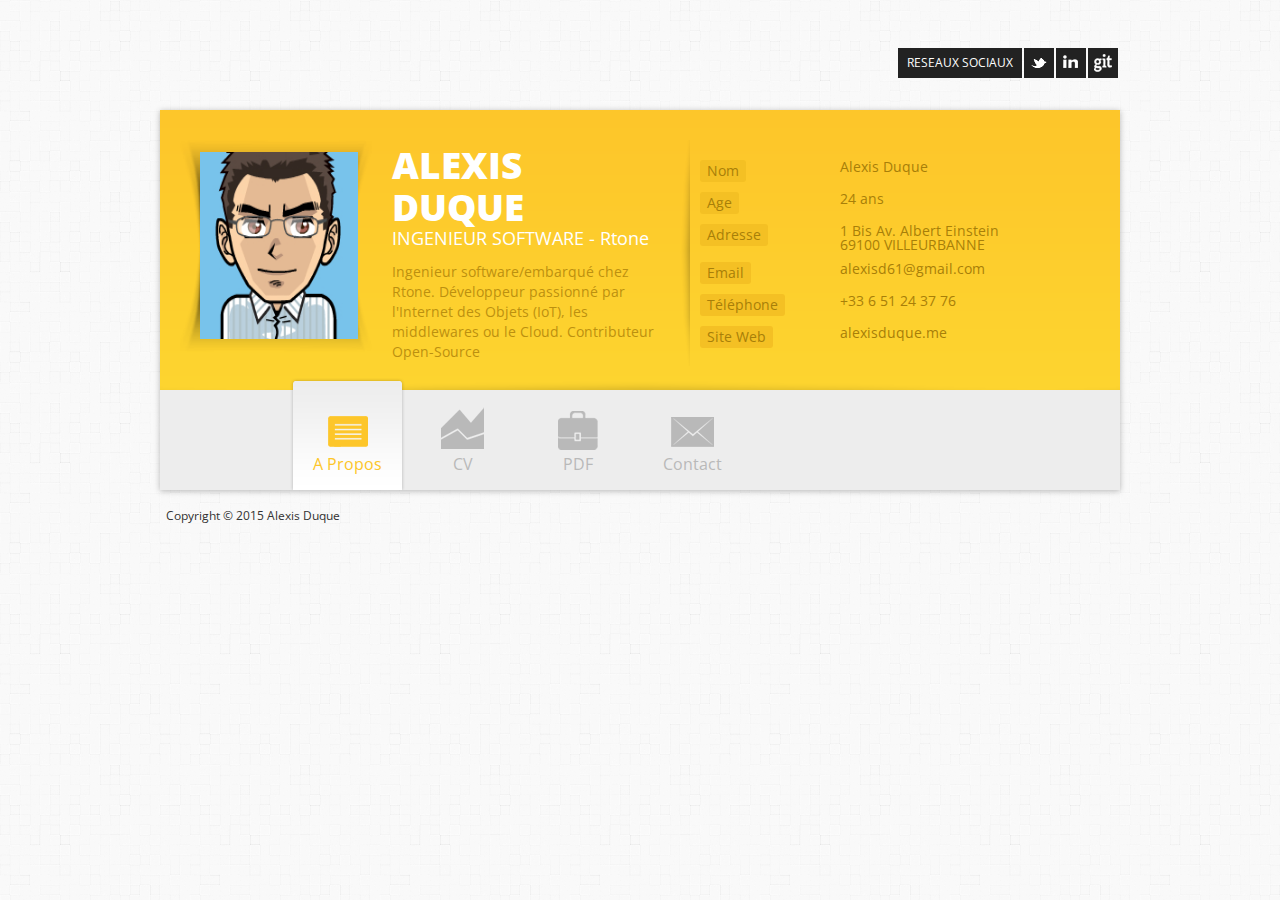
<file: index.html>
<!DOCTYPE html PUBLIC "-//W3C//DTD XHTML 1.1//EN" "http://www.w3.org/TR/xhtml11/DTD/xhtml11.dtd">
<html xmlns="http://www.w3.org/1999/xhtml" xml:lang="fr">

<head>

    <title>Alexis Duque - Etudiant en Télécommunication - INSA de Lyon</title>
    <meta name="description" content="Alexis DUQUE, Etudiant en Informatique et Télécommunications - INSA de Lyon.  Développeur passionné par des sujets innovants tels que les objets connectés (IoT), les middlewares ou le Cloud." />
	<meta name= "keywords" content= "Alexis Duque, INSA Lyon, TC, Télécommunication, PHP, J2EE, JAVA, GWT, Docker, Cordova, ,C ,C++, UNIX, sécurité, developpemet, stage, ingéneieur, reseau, ssl, debian, apache">
		<meta http-equiv="Pragma" content="no-cache">
		<meta http-equiv="Expires" content="0">
    <meta http-equiv="content-type" content="text/html; charset=utf-8"/>
    <meta http-equiv="X-UA-Compatible" content="IE=edge,chrome=1">
    <meta name="viewport" content="width=device-width, initial-scale=1, maximum-scale=1">
    <link rel="stylesheet" type="text/css" href="css/reset.css"/>
    <link rel="stylesheet" type="text/css" href="css/style.css"/>
    <link rel="stylesheet" type="text/css" href="css/fancybox.css"/>
	<link rel="stylesheet" type="text/css" href="http://fonts.googleapis.com/css?family=Open+Sans:400,600,300,800,700,400italic|PT+Serif:400,400italic"/>
    <script>
  (function(i,s,o,g,r,a,m){i['GoogleAnalyticsObject']=r;i[r]=i[r]||function(){
  (i[r].q=i[r].q||[]).push(arguments)},i[r].l=1*new Date();a=s.createElement(o),
  m=s.getElementsByTagName(o)[0];a.async=1;a.src=g;m.parentNode.insertBefore(a,m)
  })(window,document,'script','//www.google-analytics.com/analytics.js','ga');

  ga('create', 'UA-46752019-1', 'alexisduque.me');
  ga('send', 'pageview');

</script>
    <script type="text/javascript" src="js/jquery.min.js"></script>
    <script type="text/javascript" src="js/jquery.easytabs.min.js"></script>
    <script type="text/javascript" src="js/respond.min.js"></script>
    <script type="text/javascript" src="js/jquery.easytabs.min.js"></script>
	  <script type="text/javascript" src="js/jquery.adipoli.min.js"></script>
    <script type="text/javascript" src="js/jquery.fancybox-1.3.4.pack.js"></script>
    <script type="text/javascript" src="js/jquery.isotope.min.js"></script>
    <script type="text/javascript" src="http://maps.google.com/maps/api/js?sensor=false"></script>
    <script type="text/javascript" src="js/jquery.gmap.min.js"></script>
    <script type="text/javascript" src="js/custom.js"></script>

</head>
    <body>
        <!-- Container -->
        <div id="container">

            <!-- Top -->
            <div class="top">
            	<!-- Logo -->
            	<div id="logo">
                	<h2>ALEXIS DUQUE</h2>
                    <h4>INGENIEUR SOFTWARE - Rtone</h4>
                </div>
                <!-- /Logo -->

                <!-- Social Icons -->
                <ul class="socialicons">
                	<li><a href="#" class="social-text">RESEAUX SOCIAUX</a></li>
                	<!--<li><a href="#" class="social-facebook"></a></li> -->
                    <li><a href="https://twitter.com/alexis0duque" class="social-twitter"></a></li>
                    <li><a href="http://www.linkedin.com/pub/alexis-duque/48/574/210" class="social-in"></a></li>
                    <li><a href="https://github.com/alexisduque/" class="social-git"></a></li>
                </ul>
                <!-- /Social Icons -->
            </div>
            <!-- /Top -->

            <!-- Content -->
            <div id="content" >

                <!-- Profile -->
                <div id="profile">
                 	<!-- About section -->
               	  <div class="about">
                    	<div class="photo-inner"><img src="images/avatr.png" height="187" width="158" /></div>
                        <h1>ALEXIS</h1>
                        <h1>DUQUE<br />
                        </h1>
                        <h3>INGENIEUR SOFTWARE - Rtone<br />
                        </h3>
                        <p>Ingenieur software/embarqué chez Rtone. Développeur passionné par l'Internet des Objets (IoT), les middlewares ou le Cloud. Contributeur Open-Source</p>
                    </div>
                    <!-- /About section -->

                    <!-- Personal info section -->
                	<ul class="personal-info">
						<li>
						  <label>Nom</label>
						  <span>Alexis Duque</span></li>
                      <li>
                        <label>Age</label>
                        <span>24 ans</span></li>
                        <li>
                          <label>Adresse</label>
                          <span>1 Bis Av. Albert Einstein<br />
                          69100 VILLEURBANNE
                          </span>
                          <ul>
                            <li></li>
                          </ul>
                        </li>
                        <li><label>Email</label>
                        <span>alexisd61@gmail.com</span></li>
                        <li>
                          <label>Téléphone</label>
                          <span>+33 6 51 24 37 76</span></li>
                        <li>
                          <label>Site Web</label>
                          <span>alexisduque.me</span></li>
                    </ul>
                    <!-- /Personal info section -->
                </div>
                <!-- /Profile -->

                <!-- Menu -->
                <div class="menu">
                	<ul class="tabs">
                    	<li><a href="#profile" class="tab-profile">A Propos</a></li>
                    	<li><a href="#resume" class="tab-resume">CV</a></li>
                    	<li><a href="portfolio/CV - Alexis DUQUE - 2015.pdf#portfolio" class="tab-portfolio">PDF</a></li>
                    	<li><a href="#contact" class="tab-contact">Contact</a></li>
                    </ul>
                </div>
                <!-- /Menu -->
                <!-- Resume -->
                <div id="resume">
                	 <div class="timeline-section">
                        <h3 class="main-heading"><span>Formation</span></h3>
                        <ul class="timeline">
                            <li>
                                <div class="timelineUnit">
                                    <h4>INSA de Lyon – Télécommunications<span class="timelineDate">2011 - 2015</span></h4>
                                    <h5>5ème année</h5>
                                    <p>Dernier semestre de formation en échange Erasmus à l'UPC-ETSET Barcelone, Espagne.
                                    <br>Section Sport de Haut Niveau - Triathlon.</p>
                                </div>
                            </li>
                            <li>

                                <div class="timelineUnit">
                                    <h4>Classes préparatoires intégrées à l'INSA de Lyon<span class="timelineDate">2009 - 2011</span></h4>
                                    <h5>Section internationale asiatique</h5>
                                    <p>Cours en mixité avec des étudiants asiatiques. Découverte de la culture orientale.</p>
                                </div>
                              </li>
                              <li>

                                  <div class="timelineUnit">
                                      <h4>Bac S scientifique mention Très bien<span class="timelineDate">2009</span></h4>
                                      <h5>Troyes (10)</h5>
                                      <p>Option Physique/Chimie - Section Européenne Espagnol.</p>
                                  </div>
                              </li>
                              <div class="clear"></div>
                          </ul>
                          <br>
                          <!-- Timeline for Employment  -->
                          <h3 class="main-heading"><span>Experiences Professionnelles</span></h3>
                          <ul class="timeline">
                              <li>
                                  <div class="timelineUnit">
                                    <h4>Projet de recherche à l'ENTEL, Barcelone<span class="timelineDate">Février à Juillet 2015 </span></h4>
                                      <h5>Light sensor development for Ara platform </h5>
                                          <p>Projet de recherche au sein de l'équipe Wireless Network Group, ayant pour
                                            objectif la réalisation d'un récepteur pour la communication par modulation lumineuse (VLC) sur le smartphone modulaire Ara.</p>
                                          <p>Etat de l'art et veille scientifique sur le VLC et la norme 802.15.7.</p>
                                          <p>Réalisation du circuit éléctronique du récépteur et étude de la couche PHY.</p>
                                          <p>Programmation du MCU STM32 de l'émetteur et recepteur.</p>
                                          <p>Etude de la plate-forme Ara et développement C/Android.</p>
                                          <p>Rédaction d'un mémoire de recherche.</p>
                                  </div>
                              </li>
                              <li>
                                  <div class="timelineUnit">
                                      <h4>Stage de fin d'études chez Rtone<span class="timelineDate">Juillet à Décembre 2014 </span></h4>
                                      <h5>Développeur dans le domaine des objets connectés</h5>
                                          <p>Modification d'applications web Java (Spring/GWT) et développement C++ pour environnements embarqués.</p>
                                          <p>Développement de bundles OSGI sur la plateforme Eclipse Equinox. Contribution au projet Eclipse Kura.</p>
                                          <p>Développement d’applications mobiles cross-plateforme (Apache Cordova, AngularJS) et utilisation du Bluetooth Low Energy (BLE).</p>
                                          <p>Veille technologique sur differents sujets: NFC, BLE, traitement d'images (OpenCV).</p>
                                  </div>
                              </li>
                              <li>
                                  <div class="timelineUnit">
                                      <h4>Développeur Freelance<span class="timelineDate">2013 - Actuel</span></h4>
                                      <h5>Auto-entrepeneur et ETIC INSA Technologies</h5>
                                      <p>Développement d'une application Android d'aide à conduite de réunion.</p>
                                      <p>Conception de l’outil de reporting
                                      énergétique de l'usine Michelin Troyes. Environnement Microsoft IIS, SQL
                                      Serveur 2008, Visual Studio 2012.</p>
                                      <p>Modification d'applications web Java EE.</p>
                                      <p>Conception et développement d'applications web PHP (Symfony2) .</p>
                                  </div>
                              </li>
                              <li>
                                  <div class="timelineUnit">
                                      <h4>Google Summer of Code Student<span class="timelineDate">Avril à Août 2014</span></h4>
                                      <h5>Participation active (25h/semaine) au projet et à la communauté OpenMRS dans le cadre d'un programme supervisé par Google</h5>
                                      <p>Développement et lead d'un projet. Travail au sein d'une équipe distribuée, de cultures et de langues différentes.</p>
                                      <p>Laravel, GoogleMap API, Spring MVC, Groovy, Docker, JIRA, Confluence, Bamboo.</p>
                                  </div>
                              </li>
                              <li>
                                  <div class="timelineUnit">
                                      <h4>Michelin Troyes<span class="timelineDate">Juin à Août 2012</span></h4>
                                      <h5>Stage puis CDD - Développeur</h5>
                                      <p>Développement C++.
  Outils de supervision industrielle : Wonderware Historian et InTouch.</p>
                                  </div>
                              </li>
                              <div class="clear"></div>
                          </ul>
                        <!-- /Timeline for Employment  -->

                        <!-- Timeline for Education  -->
                        <h3 class="main-heading"><span>Projets Scolaires</span></h3>
                         <ul class="timeline">
                            <li>
                                <div class="timelineUnit">
                                    <h4>Projet Innovant<span class="timelineDate">2014 - 4 mois</span></h4>
                                    <h5>Développeur Java Spring - Scrum Master</h5>
                                    <p>Conception d'une plateforme cloud de reconnaissance faciale de sportifs.</p>
                                    <p>Spring Framework - JPA/Hibernate - OpenCV - Apache Cordova.</p>
                                    <p>Gestion de projet en mode Agile</p>
                                </div>
                            </li>
                            <li>
                                <div class="timelineUnit">
                                    <h4>Géolocalisation du RAID Orange INSA<span class="timelineDate">2014 - 4 mois</span></h4>
                                    <h5>Java - Django - Google Map API</h5>
                                    <p>Conception d'un serveur de collecte de positions GPS (tracker GSM/GPRS).</p>
                                    <p>Application web de suvi en temps réel.</p>
                                </div>
                            </li>
                            <li>
                                <div class="timelineUnit">
                                    <h4>Projet Appel d'Offre Réseau<span class="timelineDate">2013 - 4 mois</span></h4>
                                    <h5>Projet Collectif</h5>
                                    <p>Expert sécurité pour
								NEXTIRAONE, refonte de l'architecture LAN/MAN/WAN des Hôpitaux de
								Strasbourg.</p>
                                </div>
                            </li>
                            <li>
                                <div class="timelineUnit">
                                    <h4>Programmation Réseau Système<span class="timelineDate">2013 - 2 mois</span></h4>
                                    <h5>P2P - C - OpenSSL</h5>
                                    <p>Développement d'un logiciel P2P en C sous
								UNIX incluant une extension cryptographique via la librairie OPEN SSL. </p>
                                </div>
                            </li>
                            <div class="clear"></div>
                        </ul>
                        <!-- /Timeline for Education  -->
                    </div>
                    <div class="skills-section">
                        <!-- Skills -->
                        <h3 class="main-heading"><span>Programmation</span></h3>
                        <ul class="skills">
                            <li>
                                <h4>Java EE - Spring</h4>
                                <span class="rat6"></span>
                            </li>
                            <li>
                                <h4>GWT</h4>
                                <span class="rat5"></span>
                            </li>
                            <li>
                                <h4>AngularJS</h4>
                                <span class="rat5"></span>
                            </li>
                            <li>
                                <h4>Apache Cordova</h4>
                                <span class="rat6"></span>
                            </li>
                            <li>
                                <h4>Symfony2 - Laravel</h4>
                                <span class="rat6"></span>
                            </li>
                            <li>
                                <h4>Android</h4>
                                <span class="rat5"></span>
                            </li>
                            <li>
                                <h4>C - C++</h4>
                                <span class="rat5"></span>
                            </li>
                            <li>
                                <h4>C sur MCU</h4>
                                <span class="rat4"></span>
                            </li>
                             <li>
                                <h4>Bash - Groovy</h4>
                                <span class="rat5"></span>
                            </li>
                            <li>
                                <h4>.Git - Maven</h4>
                                <span class="rat6"></span>
                            </li>
                        </ul>

                        <h3 class="main-heading"><span>Réseau</span></h3>
                        <ul class="skills">
                            <li>
                                <h4>Sécurité - VPN</h4>
                                <span class="rat5"></span>
                            </li>
                            <li>
                                <h4>Pentest - Forensics</h4>
                                <span class="rat4"></span>
                            </li>
                            <li>
                                <h4>VLC - 802.15.7</h4>
                                <span class="rat5"></span>
                            </li>
                            <li>
                                <h4>TCP/IP - Routage</h4>
                                <span class="rat5"></span>
                            </li>
                            <li>
                                <h4>GSM - 3G - LTE</h4>
                                <span class="rat4"></span>
                            </li>
                        </ul>
                        <h3 class="main-heading"><span>Divers</span></h3>
                        <ul class="skills">
                            <li>
                                <h4>MSP430 - STM32</h4>
                                <span class="rat4"></span>
                            </li>
                            <li>
                                <h4>Electronique</h4>
                                <span class="rat4"></span>
                            </li>
                            <li>
                                <h4>Jenkin/Bamboo</h4>
                                <span class="rat5"></span>
                            </li>
                            <li>
                                <h4>Docker</h4>
                                <span class="rat5"></span>
                            </li>
                            <li>
                                <h4>Méthodes Agiles</h4>
                                <span class="rat4"></span>
                            </li>
                            <li>
                                <h4>Administration UNIX</h4>
                                <span class="rat6"></span>
                            </li>
                            <li>
                                <h4>IntelliJ - Netbeans</h4>
                                <span class="rat6"></span>
                            </li>
                            <li>
                                <h4>OS embarqué</h4>
                                <span class="rat4"></span>
                            </li>
                        </ul>
                        <h3 class="main-heading"><span>Langues</span></h3>
                        <ul class="skills">
                            <li>
                                <h4>Anglais</h4>
                                <span class="rat6"></span>
                            </li>
                            <li>
                                <h4>Espagnol</h4>
                                <span class="rat7"></span>
                            </li>
                            <li>
                                <h4>Chinois</h4>
                                <span class="rat2"></span>
                            </li>
                        </ul>
                        <h3 class="main-heading"><span>Centres d'interêt</span></h3>
                        <ul class="skills interest">
                            <li>
                                <h4>Sport</h4>
                                <span class="rat6"></span>
                            </li>
                            <li class="desc"><h5>1er div. de duathlon - Titres universitaires</h5></li>
                            <li>
                                <h4>Lecture</h4>
                                <span class="rat5"></span>
                            </li>
                            <li class="desc"><h5>Polars, essais</h5></li>
                            <li>
                                <h4>Veille Scientifique</h4>
                                <span class="rat5"></span>
                            </li>
                            <li class="desc"><h5>Membre ACM Student et IEEE Xplore.</h5></li>
                            <li>
                                <h4>Open Source</h4>
                                <span class="rat6"></span>
                            </li>
                            <li class="desc"><h5>Contributeur actif au projet OpenMRS</h5></li>
                        </ul>
                     <!-- /Skills -->
                     </div>
                </div>
                <!-- /Resume -->


                <!-- Contact -->
                <div id="contact">
                	<div id="map"></div>
                	<!-- Contact Info -->
                    <div class="contact-info">
                    <h3 class="main-heading"><span>Coordonnées</span></h3>
                	<ul>
                        <li>1 Bis Avenue Albert Einstein,<br />
                      69100 Villeurbanne,</li>
                        <li>France<br />
                          <br />
                        </li>
                        <li>Email: alexisd61@gmail.com</li>
                        <li>Téléphone: +33 6 51 24 37 76</li>
                        <li>Web: alexisduque.fr
                          <br />
                        </li>
                	</ul>
                    </div>
                    <!-- /Contact Info -->

                    <!-- Contact Form -->
                    <div class="contact-form">
                        <h3 class="main-heading"><span>Me Contacter</span></h3>
                        <div id="contact-status"></div>
                        <form action="" id="contactform">
                            <p>
                            	<label for="name">Nom</label>
                            	<input type="text" name="name" class="input" >
                            </p>
                            <p>
                            	<label for="email">Email</label>
                            	<input type="text" name="email" class="input">
                            </p>
                            <p>
                            	<label for="message"> Message</label>
                                <textarea name="message" cols="88" rows="6" class="textarea" ></textarea>
                            </p>
                            <input type="submit" name="submit" value="Envoyer votre message" class="submit">
                        </form>
                    </div>
                    <!-- /Contact Form -->
                </div>
                <!-- /contact -->

            </div>
            <!-- /Content -->

            <!-- Footer -->
			<div class="footer">
            	<div class="copyright">Copyright © 2015 Alexis Duque
            </div></div>
            <!-- /Footer -->

        </div>
		<!-- /Container -->

    </body>
	</html>
</file>
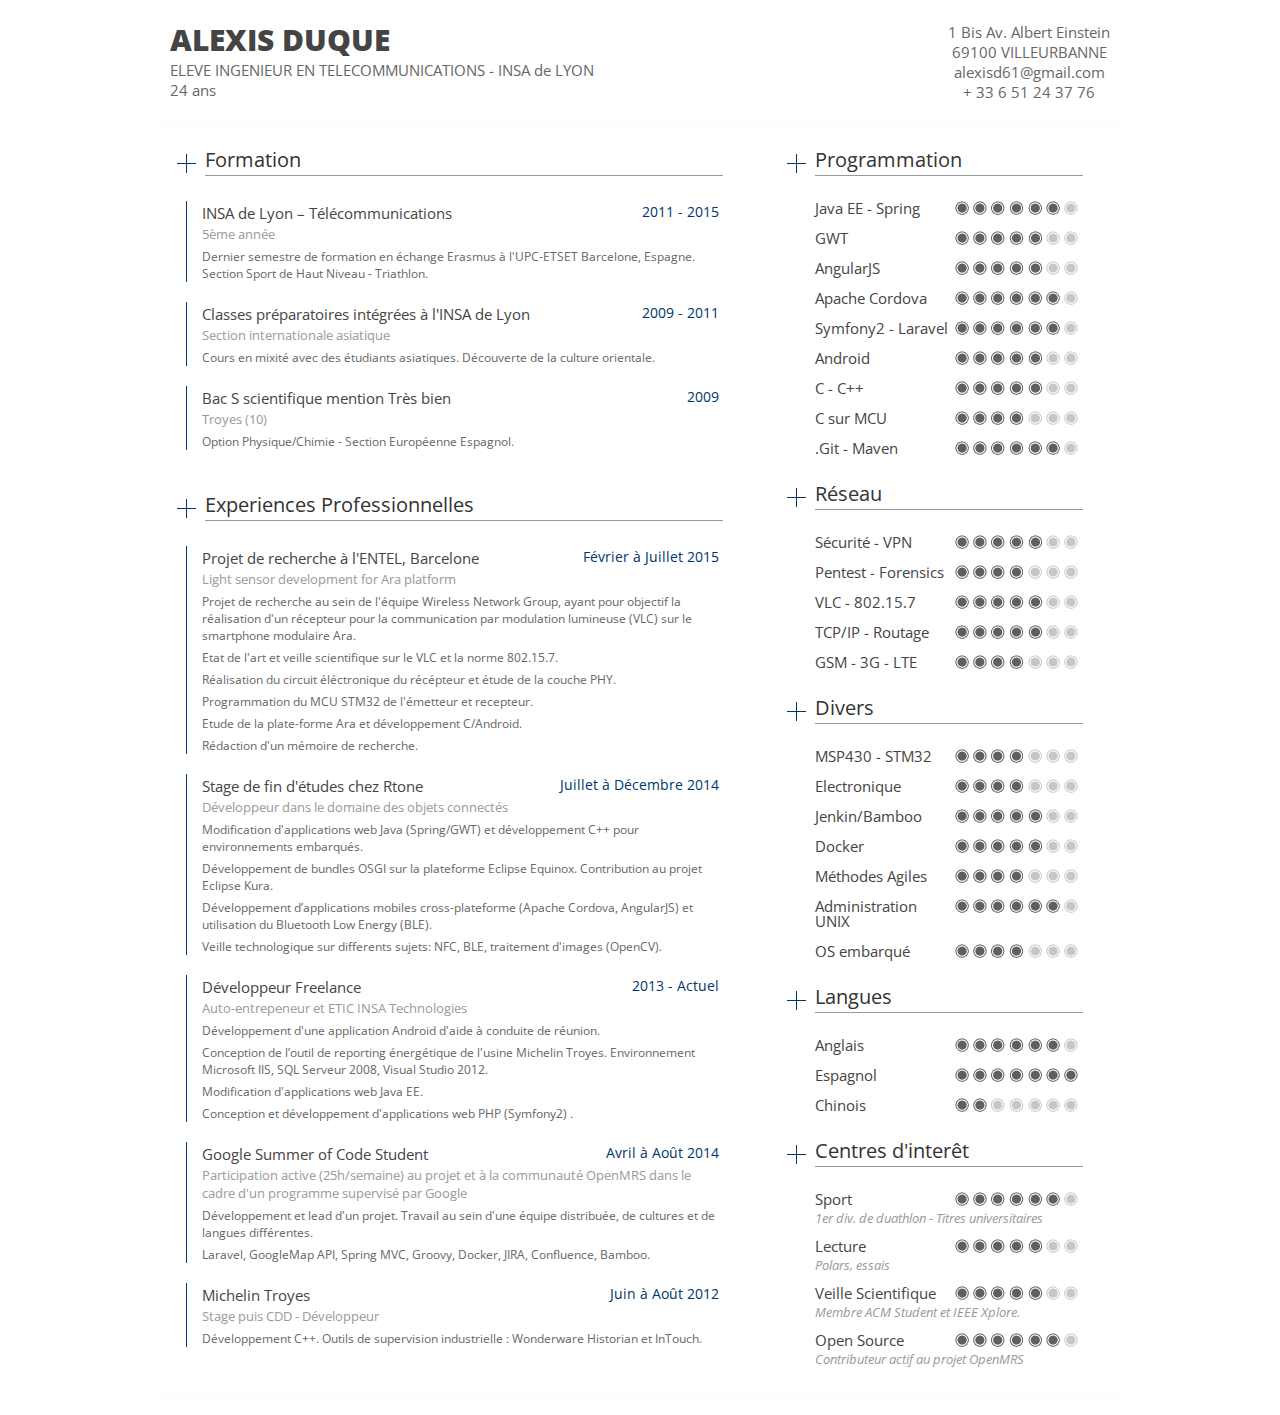
<file: cv.html>
<!DOCTYPE html PUBLIC "-//W3C//DTD XHTML 1.1//EN" "http://www.w3.org/TR/xhtml11/DTD/xhtml11.dtd">
<html xmlns="http://www.w3.org/1999/xhtml" xml:lang="fr">

<head>

    <title>Alexis Duque - Etudiant en Télécommunication - INSA de Lyon</title>
    <meta name="description" content="Alexis DUQUE, Etudiant en Télécommunication - INSA de Lyon. Je recherche un stage dans des domaines innovants tels que les objets connectés (IoT), les middlewares ou le Cloud." />
	<meta name= "keywords" content= "Alexis Duque, INSA Lyon, TC, Télécommunication, PHP, J2EE, JAVA ,C ,C++, UNIX, sécurité, developpemet, stage, ingéneieur, reseau, ssl, debian, apache">
		<meta http-equiv="Pragma" content="no-cache">
		<meta http-equiv="Expires" content="0">
    <meta http-equiv="content-type" content="text/html; charset=utf-8"/>
    <meta http-equiv="X-UA-Compatible" content="IE=edge,chrome=1">
    <meta name="viewport" content="width=device-width, initial-scale=1, maximum-scale=1">
    <link rel="stylesheet" type="text/css" href="css/reset.css"/>
    <link rel="stylesheet" type="text/css" href="css/style-pdf.css"/>
    <link rel="stylesheet" type="text/css" href="css/fancybox.css"/>
	<link rel="stylesheet" type="text/css" href="http://fonts.googleapis.com/css?family=Open+Sans:400,600,300,800,700,400italic|PT+Serif:400,400italic"/>
    <script>
  (function(i,s,o,g,r,a,m){i['GoogleAnalyticsObject']=r;i[r]=i[r]||function(){
  (i[r].q=i[r].q||[]).push(arguments)},i[r].l=1*new Date();a=s.createElement(o),
  m=s.getElementsByTagName(o)[0];a.async=1;a.src=g;m.parentNode.insertBefore(a,m)
  })(window,document,'script','//www.google-analytics.com/analytics.js','ga');

  ga('create', 'UA-46752019-1', 'alexisduque.fr');
  ga('send', 'pageview');

</script>
    <script type="text/javascript" src="js/jquery.min.js"></script>
    <script type="text/javascript" src="js/jquery.easytabs.min.js"></script>
    <script type="text/javascript" src="js/respond.min.js"></script>
    <script type="text/javascript" src="js/jquery.easytabs.min.js"></script>
	<script type="text/javascript" src="js/jquery.adipoli.min.js"></script>
    <script type="text/javascript" src="js/jquery.fancybox-1.3.4.pack.js"></script>
    <script type="text/javascript" src="js/jquery.isotope.min.js"></script>
    <script type="text/javascript" src="http://maps.google.com/maps/api/js?sensor=false"></script>
    <script type="text/javascript" src="js/jquery.gmap.min.js"></script>
    <script type="text/javascript" src="js/custom.js"></script>

</head>
    <body>
        <!-- Container -->
        <div id="container">

            <!-- Top -->
            <div class="top">
            	<!-- Logo -->
            	<div id="logo">
                	<h2>ALEXIS DUQUE</h2>
                    <h4>ELEVE INGENIEUR EN TELECOMMUNICATIONS - INSA de LYON</h4>
                    <h4>24   ans</h>
                </div>
                <div class="socialicons">
                    <h4>1 Bis Av. Albert Einstein</h4>
                    <h4>69100 VILLEURBANNE</h4>
                    <h4>alexisd61@gmail.com</h4>
                    <h4>+ 33 6 51 24 37 76</h4>
                </div>
            </div>
            <!-- /Top -->

            <!-- Content -->
            <div id="content" >
                <!-- /Menu -->
                 <!-- Resume -->
                <div id="resume">
                     <div class="timeline-section">
                        <h3 class="main-heading"><span>Formation</span></h3>
                        <ul class="timeline">
                            <li>
                                <div class="timelineUnit">
                                    <h4>INSA de Lyon – Télécommunications<span class="timelineDate">2011 - 2015</span></h4>
                                    <h5>5ème année</h5>
                                    <p>Dernier semestre de formation en échange Erasmus à l'UPC-ETSET Barcelone, Espagne.
                                    <br>Section Sport de Haut Niveau - Triathlon.</p>
                                </div>
                            </li>
                            <li>

                                <div class="timelineUnit">
                                    <h4>Classes préparatoires intégrées à l'INSA de Lyon<span class="timelineDate">2009 - 2011</span></h4>
                                    <h5>Section internationale asiatique</h5>
                                    <p>Cours en mixité avec des étudiants asiatiques. Découverte de la culture orientale.</p>
                                </div>
                            </li>
                            <li>

                                <div class="timelineUnit">
                                    <h4>Bac S scientifique mention Très bien<span class="timelineDate">2009</span></h4>
                                    <h5>Troyes (10)</h5>
                                    <p>Option Physique/Chimie - Section Européenne Espagnol.</p>
                                </div>
                            </li>
                            <div class="clear"></div>
                        </ul>
                        <br>
                        <!-- Timeline for Employment  -->
                        <h3 class="main-heading"><span>Experiences Professionnelles</span></h3>
                        <ul class="timeline">
                            <li>
                                <div class="timelineUnit">
                                  <h4>Projet de recherche à l'ENTEL, Barcelone<span class="timelineDate">Février à Juillet 2015 </span></h4>
                                    <h5>Light sensor development for Ara platform </h5>
                                        <p>Projet de recherche au sein de l'équipe Wireless Network Group, ayant pour
                                          objectif la réalisation d'un récepteur pour la communication par modulation lumineuse (VLC) sur le smartphone modulaire Ara.</p>
                                        <p>Etat de l'art et veille scientifique sur le VLC et la norme 802.15.7.</p>
                                        <p>Réalisation du circuit éléctronique du récépteur et étude de la couche PHY.</p>
                                        <p>Programmation du MCU STM32 de l'émetteur et recepteur.</p>
                                        <p>Etude de la plate-forme Ara et développement C/Android.</p>
                                        <p>Rédaction d'un mémoire de recherche.</p>
                                </div>
                            </li>
                            <li>
                                <div class="timelineUnit">
                                    <h4>Stage de fin d'études chez Rtone<span class="timelineDate">Juillet à Décembre 2014 </span></h4>
                                    <h5>Développeur dans le domaine des objets connectés</h5>
                                        <p>Modification d'applications web Java (Spring/GWT) et développement C++ pour environnements embarqués.</p>
                                        <p>Développement de bundles OSGI sur la plateforme Eclipse Equinox. Contribution au projet Eclipse Kura.</p>
                                        <p>Développement d’applications mobiles cross-plateforme (Apache Cordova, AngularJS) et utilisation du Bluetooth Low Energy (BLE).</p>
                                        <p>Veille technologique sur differents sujets: NFC, BLE, traitement d'images (OpenCV).</p>
                                </div>
                            </li>
                            <li>
                                <div class="timelineUnit">
                                    <h4>Développeur Freelance<span class="timelineDate">2013 - Actuel</span></h4>
                                    <h5>Auto-entrepeneur et ETIC INSA Technologies</h5>
                                    <p>Développement d'une application Android d'aide à conduite de réunion.</p>
                                    <p>Conception de l’outil de reporting
                                    énergétique de l'usine Michelin Troyes. Environnement Microsoft IIS, SQL
                                    Serveur 2008, Visual Studio 2012.</p>
                                    <p>Modification d'applications web Java EE.</p>
                                    <p>Conception et développement d'applications web PHP (Symfony2) .</p>
                                </div>
                            </li>
                            <li>
                                <div class="timelineUnit">
                                    <h4>Google Summer of Code Student<span class="timelineDate">Avril à Août 2014</span></h4>
                                    <h5>Participation active (25h/semaine) au projet et à la communauté OpenMRS dans le cadre d'un programme supervisé par Google</h5>
                                    <p>Développement et lead d'un projet. Travail au sein d'une équipe distribuée, de cultures et de langues différentes.</p>
                                    <p>Laravel, GoogleMap API, Spring MVC, Groovy, Docker, JIRA, Confluence, Bamboo.</p>
                                </div>
                            </li>
                            <li>
                                <div class="timelineUnit">
                                    <h4>Michelin Troyes<span class="timelineDate">Juin à Août 2012</span></h4>
                                    <h5>Stage puis CDD - Développeur</h5>
                                    <p>Développement C++.
Outils de supervision industrielle : Wonderware Historian et InTouch.</p>
                                </div>
                            </li>
                            <div class="clear"></div>
                        </ul>
                    </div>
                        <!-- /Timeline for Employment  -->
<!--
                        <h3 class="main-heading"><span>Projets Scolaires</span></h3>
                         <ul class="timeline">
                            <li>
                                <div class="timelineUnit">
                                    <h4>Projet Innovant<span class="timelineDate">2014 - 4 Mois</span></h4>
                                    <h5>Développeur Java Spring - Scrum Master</h5>
                                    <p>Conception d'une plateforme cloud de reconnaissance faciale de sportifs.</p>
                                    <p>Spring Framework - JPA/Hibernate - OpenCV - Apache Cordova.</p>
                                    <p>Gestion de projet en mode Agile</p>
                                </div>
                            </li>
                            <li>
                                <div class="timelineUnit">
                                    <h4>Géolocalisation du RAID Orange INSA<span class="timelineDate">2014 - 4 mois</span></h4>
                                    <h5>Java - Django - Google Map API</h5>
                                    <p>Conception d'un serveur de collecte de positions GPS (tracker GSM/GPRS).</p>
                                    <p>Application web de suvi en temps réel.</p>
                                </div>
                            </li>
                            <li>
                                <div class="timelineUnit">
                                    <h4>Programmation Réseau Système<span class="timelineDate">2013 - 2 mois</span></h4>
                                    <h5>P2P - C - OpenSSL</h5>
                                    <p>Développement d'un logiciel P2P en C sous
                                UNIX incluant une extension cryptographique via la librairie OPEN SSL. </p>
                                </div>
                            </li>
                            <div class="clear"></div>
                        </ul>
                    </div>
                  -->
                    <div class="skills-section">
                        <!-- Skills -->
                        <h3 class="main-heading"><span>Programmation</span></h3>
                        <ul class="skills">
                            <li>
                                <h4>Java EE - Spring</h4>
                                <span class="rat6"></span>
                            </li>
                            <li>
                                <h4>GWT</h4>
                                <span class="rat5"></span>
                            </li>
                            <li>
                                <h4>AngularJS</h4>
                                <span class="rat5"></span>
                            </li>
                            <li>
                                <h4>Apache Cordova</h4>
                                <span class="rat6"></span>
                            </li>
                            <li>
                                <h4>Symfony2 - Laravel</h4>
                                <span class="rat6"></span>
                            </li>
                            <li>
                                <h4>Android</h4>
                                <span class="rat5"></span>
                            </li>
                            <li>
                                <h4>C - C++</h4>
                                <span class="rat5"></span>
                            </li>
                            <li>
                                <h4>C sur MCU</h4>
                                <span class="rat4"></span>
                            </li>
                            <li>
                                <h4>.Git - Maven</h4>
                                <span class="rat6"></span>
                            </li>
                        </ul>

                        <h3 class="main-heading"><span>Réseau</span></h3>
                        <ul class="skills">
                            <li>
                                <h4>Sécurité - VPN</h4>
                                <span class="rat5"></span>
                            </li>
                            <li>
                                <h4>Pentest - Forensics</h4>
                                <span class="rat4"></span>
                            </li>
                            <li>
                                <h4>VLC - 802.15.7</h4>
                                <span class="rat5"></span>
                            </li>
                            <li>
                                <h4>TCP/IP - Routage</h4>
                                <span class="rat5"></span>
                            </li>
                            <li>
                                <h4>GSM - 3G - LTE</h4>
                                <span class="rat4"></span>
                            </li>
                        </ul>
                        <h3 class="main-heading"><span>Divers</span></h3>
                        <ul class="skills">
                            <li>
                                <h4>MSP430 - STM32</h4>
                                <span class="rat4"></span>
                            </li>
                            <li>
                                <h4>Electronique</h4>
                                <span class="rat4"></span>
                            </li>
                            <li>
                                <h4>Jenkin/Bamboo</h4>
                                <span class="rat5"></span>
                            </li>
                            <li>
                                <h4>Docker</h4>
                                <span class="rat5"></span>
                            </li>
                            <li>
                                <h4>Méthodes Agiles</h4>
                                <span class="rat4"></span>
                            </li>
                            <li>
                                <h4>Administration UNIX</h4>
                                <span class="rat6"></span>
                            </li>
                            <li>
                                <h4>OS embarqué</h4>
                                <span class="rat4"></span>
                            </li>
                        </ul>
                        <h3 class="main-heading"><span>Langues</span></h3>
                        <ul class="skills">
                            <li>
                                <h4>Anglais</h4>
                                <span class="rat6"></span>
                            </li>
                            <li>
                                <h4>Espagnol</h4>
                                <span class="rat7"></span>
                            </li>
                            <li>
                                <h4>Chinois</h4>
                                <span class="rat2"></span>
                            </li>
                        </ul>
                        <h3 class="main-heading"><span>Centres d'interêt</span></h3>
                        <ul class="skills interest">
                            <li>
                                <h4>Sport</h4>
                                <span class="rat6"></span>
                            </li>
                            <li class="desc"><h5>1er div. de duathlon - Titres universitaires</h5></li>
                            <li>
                                <h4>Lecture</h4>
                                <span class="rat5"></span>
                            </li>
                            <li class="desc"><h5>Polars, essais</h5></li>
                            <li>
                                <h4>Veille Scientifique</h4>
                                <span class="rat5"></span>
                            </li>
                            <li class="desc"><h5>Membre ACM Student et IEEE Xplore.</h5></li>
                            <li>
                                <h4>Open Source</h4>
                                <span class="rat6"></span>
                            </li>
                            <li class="desc"><h5>Contributeur actif au projet OpenMRS</h5></li>
                        </ul>
                     <!-- /Skills -->
                     </div>
                </div>
                <!-- /Resume -->
            </div>
            <!-- /Content -->

        </div>
		<!-- /Container -->


    </body>
	</html>
</file>
<file: css/style.css>
/*-------------------------------------------------------*/
		/* Base styles	 */
	/*-------------------------------------------------------*/
	body {
		background-image:url(../images/bg3.png);
		background-color: #E8E8E8;
		margin: 0px;
		padding: 0px;
		font-family:'Open Sans', Arial;
		font-size: 12px;
	}
	/*-------------------------------------------------------*/
		/* Wrap */
	/*-------------------------------------------------------*/
	#container {
		margin:0 auto;
		width:960px;
		margin-bottom: 20px;
		margin-top: 30px;
	}
	#content {
		background-color:#FFF;
		-webkit-box-shadow: 0 1px 6px rgba(0, 0, 0, 0.27), 0 0 40px rgba(0, 0, 0, 0.06) inset;
		-moz-box-shadow: 0 1px 6px rgba(0, 0, 0, 0.27), 0 0 40px rgba(0, 0, 0, 0.06) inset;
		box-shadow: 0 1px 6px rgba(0, 0, 0, 0.27), 0 0 40px rgba(0, 0, 0, 0.06) inset;
	}
	/*-------------------------------------------------------*/
		/* Generic Classes */
	/*-------------------------------------------------------*/
	.hidden {
		display: none;
	}
	.clear {
		clear:both;
	}
	/*-------------------------------------------------------*/
		/* Typography */
	/*-------------------------------------------------------*/
    h1 {font-size: 37px;}
	h2 {font-size: 30px;}
	h3 {font-size: 20px;}
	h4 {font-size: 15px;}
	h5 {font-size: 13px;}
	h6 {font-size: 12px;}
	
	h3.main-heading {
		background-image:url('../images/plus.png');
		background-repeat: no-repeat;
		background-position:left 2px;
		margin:15px 2px;
	}
	h3.main-heading span {
		border-bottom:1px solid #999;
		padding-bottom:7px;
		color:#333;
		line-height:16px;
		margin-left:28px;
		display:block;
	}
	strong {
		font-weight: bold;
		color: #333;
	}
	/*-------------------------------------------------------*/
		/* Top Section */
	/*-------------------------------------------------------*/
	div.top {
		height:60px;
		margin-bottom:20px;
		overflow:hidden;
	}
	/* Logo */
		#logo {
		float:left;
		overflow:hidden;
		margin-left:10px;
		display:none;
	}
	#logo h2 {
		font-size:30px;
		font-weight:900;
		color: #444;
		line-height:40px;
	}
	#logo h4 {
		color:#666;
		line-height:20px;
	}
	/* Social icons */
	.socialicons {
		float:right;
		margin-top:18px;
	}
	.socialicons li {
		float:left;
		display:inline;
		margin:0;
		padding:0;
		margin-right:2px;
	}
	.social-icons li:last-child {
		margin-right:0
	}
	.social-text {
		float:left;
		padding:9px;
		height:12px;
		background-color:#222;
		color:#FFF;
	}
	.social-facebook {
		float:left;
		width:30px;
		height:30px;
		background:#222 url('../images/social_facebook.png') no-repeat 5px 5px;
	}
	.social-twitter {
		float:left;
		width:30px;
		height:30px;
		background:#222 url('../images/social_twitter.png') no-repeat 5px 5px;
	}
	.social-googleplus {
		float:left;
		width:30px;
		height:30px;
		background:#222 url('../images/social_googleplus.png') no-repeat 4px 3px;
	}
	.social-git {
		float:left;
		width:30px;
		height:30px;
		background:#222 url('../images/git1.png') no-repeat 6px 6px;
	}
	.social-in {
		float:left;
		width:30px;
		height:30px;
		background:#222 url('../images/social_in.png') no-repeat 4px 3px;
	}
	.social-facebook:hover {
		background-color:#3b5998;
	}
	.social-twitter:hover {
		background-color:#22b1e5;
	}
	.social-googleplus:hover {
		background-color:#d94a38;
	}
	
	.social-git:hover {
		background-color:#d94a38;
	}
	.social-in:hover {
		background-color:#0075a1;
	}
	.social-mail:hover {
		background-color:#f6c500;
	}
	/*-------------------------------------------------------*/
		/* Profile Section */
	/*-------------------------------------------------------*/
    #profile {
		background-image:url(../images/header-shadow.png), url(../images/header-bg.png);
		background:url(../images/header-bg.png) repeat-x\0/; /* For ie8 */
		background-position:center bottom, left top;
		background-repeat:repeat-x;
		overflow:hidden;
		background-color:#fdd42f;		
	}
	/* About */
	.about {
		float:left;
		margin-top:30px;
		width:490px;
		margin-left:20px;
	}
	.about .photo-inner {
		float:left;
		background:url(../images/photo-inner.png) no-repeat;
		width:192px;
		height:212px;
		padding:12px 0 0 20px;
	}
	.about .photo-inner img {
		background-color:#FFF;
	}
	.about h1 {
		font-weight:900;
		color:#FFF;
		line-height:34px;
		margin-top:8px;
	}
	.about h3 {
		margin-top:5px;
		font-size:18px;
		color:#FFF;
		line-height:18px;
	}
	.about p {
		font-size:14px;
		margin-top:15px;
		color:#bc9010;
		line-height:20px;
	}
	/* Personal info */
	.personal-info {
		float:left;
		margin-top:30px;
		width:310px;
		min-height:230px;
		margin-left:10px;
		background:url(../images/personal-info-sep.png) no-repeat left top;
		padding:20px 0 0 20px;
	}
	.personal-info li {
		font-size:14px;
		margin-bottom:10px;
		overflow: hidden;
	}
	.personal-info li label {
		color:#a87f09;
		background-color:#f4c024;
		float:left;
		padding:4px 7px;
		border-radius: 3px;
		-moz-border-radius: 3px;
		-webkit-border-radius: 3px;
	}
	.personal-info li span {
		float:right;
		width:170px;
		color:#a87f09;
	}
	/*-------------------------------------------------------*/
		/* Menu */
	/*-------------------------------------------------------*/
	.menu {
		height:100px;
		background-color:#ededed;
		position:relative;
	}
	.tabs {
		height:116px;
		position: absolute;
		margin-top:-14px;
		padding-left:130px;
		z-index:100;
	}
	.tabs li {
		float:left;
		height:116px;
	}
	.tabs li > a {
		padding-top:80px;
		width:115px;
		height:35px;
		display:block;
		background-repeat:no-repeat;
		font-size:16px;
		color:#b9b9b9;
		text-align:center;
	}
	.tabs li.active {
		background:url('../images/tab-hover.png') no-repeat;
	}
	.tabs li.active a {
		color:#fdc62a;
	}
	.tabs li .tab-profile {
		background-image:url(../images/profile-icon.png);
		background-position:center 40px;
	}
	.tabs li .tab-resume {
		background-image:url(../images/resume-icon.png);
		background-position:center 30px;
	}
	.tabs li .tab-portfolio {
		background-image:url(../images/portfolio-icon.png);
		background-position:center 35px;
	}
	.tabs li .tab-contact {
		background-image:url(../images/contact-icon.png);
		background-position:center 41px;
	}
	/* Active icons */
		.tabs .active .tab-profile {
		background-image:url(../images/profile-icon-active.png);
	}
	.tabs .active .tab-resume {
		background-image:url(../images/resume-icon-active.png);
	}
	.tabs .active .tab-portfolio {
		background-image:url(../images/portfolio-icon-active.png);
	}
	.tabs .active .tab-contact {
		background-image:url(../images/contact-icon-active.png);
	}
	/*-------------------------------------------------------*/
		/* Resume Section */
	/*-------------------------------------------------------*/
    #resume {
		padding:20px;
		overflow:hidden;
	}
	.skills-section, .timeline-section {
		float:left;
	}
	/* Timeline Section */
	.timeline-section {
		width:550px;
		padding-right:60px;
	}
	.timeline {
		padding-top:10px;
	}
	.timeline li {
		margin-bottom:20px;
	}
	.timeline li .timelineUnit {
		line-height:17px;
		margin-left:11px;
		color: #444;
		font-size:13px;
		border-left:1px solid #fadc66;
		padding-left:15px;
	}
	.timeline li .timelineUnit .timelineDate {
		line-height:17px;
		color: #f4c024;
		font-size:14px;
		margin-left:10px;
		font-weight: normal;
		padding:2px 6px;
		float:right;
	}
	.timeline li .timelineUnit h4 {
		line-height:24px;
		font-size:15px;
		color: #444;
	}
	.timeline li .timelineUnit h5 {
		line-height:18px;
		font-size:13px;
		color: #999;
	}
	.timeline li .timelineUnit p {
		color: #666;
		font-size:12px;
		margin-top:5px;
	}
	/* Skills Section */
	.skills-section {
		width:300px;
	}
	.skills {
		margin-top:25px;
		overflow:hidden;
		height:100%;
	}
	.skills li {
		margin-bottom:15px;
		float:left;
		padding-left:30px;
	}
	.interest li {
        margin-bottom: 5px;
		float:left;
		padding-left:30px;
	}
	.skills li h4 {
		width:140px;
		float:left;
		font-size:15px;
		color: #444;
	}
    .skills li.desc h5 {
		line-height:12px;
        margin-bottom: 10px;
		font-size:13px;
        float:left;
		color: #999;
        font-style: italic;
	}
	.skills li .rat0, .skills li .rat1, .skills li .rat2, .skills li .rat3, .skills li .rat4, .skills li .rat5, .skills li .rat6, .skills li .rat7 {
		width:123px;
		height:14px;
		float:left;
	}
	.skills li .rat0 {
		background:url(../images/rats.png) no-repeat;
	}
	.skills li .rat1 {
		background:url(../images/rats.png) no-repeat 0px -14px;
	}
	.skills li .rat2 {
		background:url(../images/rats.png) no-repeat 0px -28px;
	}
	.skills li .rat3 {
		background:url(../images/rats.png) no-repeat 0px -42px;
	}
	.skills li .rat4 {
		background:url(../images/rats.png) no-repeat 0px -56px;
	}
	.skills li .rat5 {
		background:url(../images/rats.png) no-repeat 0px -70px;
	}
	.skills li .rat6 {
		background:url(../images/rats.png) no-repeat 0px -84px;
	}
	.skills li .rat7 {
		background:url(../images/rats.png) no-repeat 0px -98px;
	}
	/*-------------------------------------------------------*/
		/* Portfolio Section */
	/*-------------------------------------------------------*/
    #portfolio {
		padding:0 20px 20px 20px;
		overflow:hidden;
	}
	#portfolio .extra-text {
		font-size:20px;
		padding:24px 0;
		border-bottom:1px solid #ededed;
		color: #999;
		margin-bottom:20px;
	}
	/* Filter menu */
	#portfolio-filter {
		border-bottom:1px solid #ededed;
		overflow:hidden;
		padding:15px 0;
	}
	#portfolio-filter li a {
		float:left;
		margin-right:10px;
		color:#fff;
		background-color: #666;
		padding:6px;
		margin-bottom:5px;
		border-radius: 3px;
		-moz-border-radius: 3px;
		-webkit-border-radius: 3px
	}
	#portfolio-filter li a:hover {
		background-color: #fdc62a;
	}
	#portfolio-filter li a.current {
		background-color: #fdc62a;
	}
	/* Images list */
	#portfolio-list {
		width:820px;
	}
	#portfolio-list li {
		float:left;
		margin-right:25px;
		text-align:center;
		background-color:#f8f8f8;
		border-bottom:1px solid #e5e5e5;
		height:185px;
		margin-bottom:30px;
		width:180px;
	}
	#portfolio-list li:hover {
		border-bottom:1px solid #fdc62a;
		height:185px;
	}
	#portfolio-list img {
		background-color:#FFF;
		height:120px; 
		width:180px;
	}
	#portfolio-list li:hover .title {
		color:#fdc62a;
	}
	#portfolio-list li .title {
		font-size:14px;
		margin-top:15px;
		font-weight: 400;
		color: #3A3A3A;
	}
	#portfolio-list li .categorie {
		font-size:11px;
		line-height:25px;
		color:#999;
	}
	/* adipoli */
		.adipoli-wrapper {
		margin:auto;
		position:relative;
		display: inline-block;
	}
	.adipoli-wrapper>img {
		position: absolute;
		z-index: 1;
	}
	.adipoli-before {
		position: absolute;
		z-index: 5;
	}
	.adipoli-after {
		position: absolute;
		z-index: 10;
	}
	.adipoli-slice {
		display:block;
		position:absolute;
		z-index:15;
		height:100%;
	}
	.adipoli-box {
		display:block;
		position:absolute;
		z-index:15;
	}
	/*-------------------------------------------------------*/
		/* Contact Section */
	/*-------------------------------------------------------*/
    #contact {
		padding:30px 0;
		overflow:hidden;
	}
	.contact-info, .contact-form {
		float:left;
		padding:0 20px;
	}
	.contact-info {
		width:250px;
	}
	.contact-form {
		width:530px;
	}
	/* Contact info */
	.contact-info ul {
		float:left;
		margin-left:11px;
		border-left:1px solid #fadc66;
		padding-left:18px;
	}
	.contact-info ul li {
		font-size:13px;
		line-height:20px;
		color: #666;
		overflow: hidden;
	}
	/* Contact Form */
	#contactform {
		padding-left:30px;
	}
	#contactform p {
		margin-bottom:15px;
	}
	#contactform p label {
		display:block;
		color:#999;
		margin-bottom:8px;
		font-size:13px;
	}
	#contactform .input {
		line-height: 20px;
		height: 20px;
		width:60%;
	}
	#contactform .textarea {
		width:95%;
	}
	#contactform .submit {
		color:#fff;
		background-color: #666;
		padding:8px;
		border:none;
		border-radius: 3px;
		-moz-border-radius: 3px;
		-webkit-border-radius: 3px;
		cursor:pointer;
		font-size:13px;
	}
	#contactform .submit:hover {
		background-color: #fdc62a;
	}
	#contactform .input, .textarea {
		padding:6px;
		background-color:#f5f5f5;
		border: 1px solid #CCC;
		color:#999;
		border-radius: 3px;
		-moz-border-radius: 3px;
		-webkit-border-radius: 3px;
		font-size: 13px;
	}
	.success, .error {
		padding:10px;
		margin-bottom:10px;
		border-radius: 3px;
		-moz-border-radius: 3px;
		-webkit-border-radius: 3px;
	}
	.success {
		background-color: #E3EBC6;
		color: #8FA442;
		border: 1px solid #C2D288;
	}
	.error {
		background-color: #f9e5e6;
		color: #b3696c;
		border: 1px solid #f7c7c9;
	}
	/* Google map */
		#map {
		height: 300px;
		margin-bottom:25px;
		width: 100%;
		border-bottom:1px solid #CCC;
		border-top:1px solid #CCC;
	}
	/*-------------------------------------------------------*/
		/* Footer */
	/*-------------------------------------------------------*/
	div.footer {
		margin-top:20px;
		height:20px;
	}
	div.footer .copyright {
		float:left;
		color:#333;
		padding-left:6px;
	}
	/*-------------------------------------------------------*/
		/* Isotope filtering */
	/*-------------------------------------------------------*/
    .isotope-item {
		z-index: 2;
	}
	.isotope-hidden.isotope-item {
		pointer-events: none;
		z-index: 1;
	}
	.isotope, .isotope .isotope-item {/* change duration value to whatever you like */
		-webkit-transition-duration: 0.8s;
		-moz-transition-duration: 0.8s;
		transition-duration: 0.8s;
	}
	.isotope {
		-webkit-transition-property: height, width;
		-moz-transition-property: height, width;
		transition-property: height, width;
	}
	.isotope .isotope-item {
		-webkit-transition-property: -webkit-transform, opacity;
		-moz-transition-property:-moz-transform, opacity;
		transition-property:transform, opacity;
	}
	

/*-------------------------------------------------------*/
	/* Media Queries */
/*-------------------------------------------------------*/

/* Tablet Portrait size to standard 960 (devices and browsers) */
@media only screen and (min-width: 768px) and (max-width: 959px) {
	#container {
		width:750px;
	}
	/*-------------------------------------------------------*/
		/* Profile Section */
	/*-------------------------------------------------------*/
	/* About */
	.about {
		width:410px;
	}
	.about h1 {
		line-height:38px;
		font-size:30px
	}
	.about h3 {
		font-size:14px;
		line-height:14px;
	}
	/* Personal info */
	.personal-info {
		width:280px;
		margin-right:10px;
	}
	/*-------------------------------------------------------*/
		/* Resume */
	/*-------------------------------------------------------*/
	.timeline-section {
		width:380px;
		padding-right:30px;
	}
	.skills-section {
		width:300px;
	}
	/*-------------------------------------------------------*/
		/* Portfolio */
	/*-------------------------------------------------------*/
	#portfolio-list {
		width:750px;
	}
	#portfolio-list li {

		margin-right:60px;
	}
	/*-------------------------------------------------------*/
		/* Contact */
	/*-------------------------------------------------------*/
	.contact-info {
		width:250px;
	}
	.contact-form {
		width:420px;
	}
}

/* Mobile Landscape Size to Tablet Portrait (devices and browsers) */
@media only screen and (min-width: 480px) and (max-width: 767px) {
	#container {
		width:470px;
	}
	/*-------------------------------------------------------*/
		/* Top Section */
	/*-------------------------------------------------------*/	
	/* Logo */
	#logo h2 {
		font-size:25px;
		font-weight:900;
		color: #444;
		line-height:30px;
	}
	#logo h4 {
		color:#666;
		line-height:15px;
	}
	/* Social icons */
	.socialicons {
		margin-top:9px;
	}
	.social-text {
		display:none;
	}
	/*-------------------------------------------------------*/
		/* Profile Section */
	/*-------------------------------------------------------*/
	/* About */
	.about {
		width:420px;
		display:block;
	}
	.about h1 {
		line-height:38px;
		font-size:30px
	}
	.about h3 {
		font-size:14px;
		line-height:14px;
	}
	/* Personal info */
	.personal-info {
		margin-top:0;
		display:block;
		width:420px;
		background:none;
		border-top:1px solid #fdc62a;
	}
	/*-------------------------------------------------------*/
		/* Menu */
	/*-------------------------------------------------------*/
	.tabs {
		padding-left:5px;
	}
	.timeline-section {
		width:420px;
		padding-right:60px;
	}
	/*-------------------------------------------------------*/
		/* Resume */
	/*-------------------------------------------------------*/
	.skills-section {
		width:420px;
	}
	.skills li h4 {
		width:260px;
	}
	/*-------------------------------------------------------*/
		/* Portfolio */
	/*-------------------------------------------------------*/
	#portfolio-list {
		width:450px;
	}
	#portfolio-list li {
		margin-right:40px;
	}
	/*-------------------------------------------------------*/
		/* Contact */
	/*-------------------------------------------------------*/
	.contact-info {
		width:420px;
	}
	.contact-form {
		margin-top:20px;
		width:420px;
	}
	

}
/* Mobile Portrait Size to Mobile Landscape Size (devices and browsers) */
@media only screen and (max-width: 479px) {
	
	#container {
		width:300px;
				margin-top:10px;
	}
	/*-------------------------------------------------------*/
		/* Top Section */
	/*-------------------------------------------------------*/
	/* Logo */
	#logo h2 {
		font-size:25px;
		font-weight:900;
		color: #444;
		line-height:30px;
	}
	#logo h4 {
		color:#666;
		line-height:15px;
	}
	.socialicons {
		display:none; !important
	}
	/*-------------------------------------------------------*/
		/* Profile Section */
	/*-------------------------------------------------------*/
	div.top {
		height:50px;
		margin-bottom:5px;
	}
	/* About */
	.about {
		width:280px;
		display:block;
		margin:10px 0 15px 10px;
	}
	.about .photo-inner {
		margin-left:40px;
		background:url(../images/photo-inner.png) no-repeat;
		width:192px;
		height:212px;
		padding:12px 0 0 20px;
	}
	.about h1 {
		line-height:38px;
		font-size:30px;
		text-align:center;
	}
	.about h3 {
		font-size:14px;
		line-height:14px;
		text-align:center;
	}
	.about p {
		text-align:center;
	}
	/* Personal info */
	.personal-info {
		margin-top:0;
		display:block;
		width:280px;
		background:none;
		border-top:1px solid #fdc62a;
		margin-left:10px;
		min-height:220px;
		padding-left:0;
	}
	.personal-info li {
		font-size:13px;
	}
	/*-------------------------------------------------------*/
		/* Menu */
	/*-------------------------------------------------------*/
	.tabs {
		padding-left:0px;
	}

	.tabs li > a {
		width:75px;
		font-size:14px;

	}
	.tabs li.active {
		background: none;
	}
	/*-------------------------------------------------------*/
		/* Resume */
	/*-------------------------------------------------------*/
	#resume {
		padding:10px;
	}
	.timeline-section {
		width:280px;
		padding-right:60px;
	}
	.skills-section {
		width:280px;
	}
	.skills li h4 {
		width:120px;
	}
	/*-------------------------------------------------------*/
		/* Portfolio */
	/*-------------------------------------------------------*/
	#portfolio-list {
		width:280px;
	}
	#portfolio-list li {
		margin-left:40px;
	}
	/*-------------------------------------------------------*/
		/* Contact */
	/*-------------------------------------------------------*/
	
	.contact-info {
		width:280px;
	}
	.contact-form {
		margin-top:20px;
		width:280px;
	}
	.contact-info, .contact-form {
		padding:0 10px;
	}


}
</file>
<file: css/style-pdf.css>
/*-------------------------------------------------------*/
		/* Base styles	 */
	/*-------------------------------------------------------*/
	body {
		
		background-color: white;
		margin: 0px;
		padding: 0px;
		font-family:'Open Sans', Arial;
		font-size: 12px;
	}
	/*-------------------------------------------------------*/
		/* Wrap */
	/*-------------------------------------------------------*/
	#container {
		margin:0 auto;
		width:960px;
		margin-bottom: 20px;
		margin-top: 20px;
	}
	#content {
		background-color:#FFF;
		-webkit-box-shadow: 0 1px 6px rgba(0, 0, 0, 0.27), 0 0 40px rgba(0, 0, 0, 0.06) inset;
		-moz-box-shadow: 0 1px 6px rgba(0, 0, 0, 0.27), 0 0 40px rgba(0, 0, 0, 0.06) inset;
		box-shadow: 0 0px 1px rgba(0, 0, 0, 0.10), 0 0px 1px rgba(0, 0, 0, 0.10) inset;
	}
	/*-------------------------------------------------------*/
		/* Generic Classes */
	/*-------------------------------------------------------*/
	.hidden {
		display: none;
	}
	.clear {
		clear:both;
	}
	/*-------------------------------------------------------*/
		/* Typography */
	/*-------------------------------------------------------*/
    h1 {font-size: 37px;}
	h2 {font-size: 30px;}
	h3 {font-size: 20px;}
	h4 {font-size: 15px;}
	h5 {font-size: 13px;}
	h6 {font-size: 12px;}
	
	h3.main-heading {
		background-image:url('../images/plus_blue.png');
		background-repeat: no-repeat;
		background-position:left 2px;
		margin:15px 2px;
	}
	h3.main-heading span {
		border-bottom:1px solid #999;
		padding-bottom:7px;
		color:#333;
		line-height:16px;
		margin-left:28px;
		display:block;
	}
	strong {
		font-weight: bold;
		color: #333;
	}
	/*-------------------------------------------------------*/
		/* Top Section */
	/*-------------------------------------------------------*/
	div.top {
		margin-bottom:20px;
		overflow:auto;
	}
	/* Logo */
		#logo {
		float:left;
		overflow:hidden;
		margin-left:10px;
		display:inline;
	}
	#logo h2 {
		font-size:30px;
		font-weight:900;
		color: #444;
		line-height:40px;
	}
	#logo h4 {
		color:#666;
		line-height:20px;
	}
	/* Social icons */
	.socialicons {
		float:right;
		margin-top:2px;
        margin-right: 10px;
        text-align: center;
	}
    .socialicons h4 {
		color:#666;
		line-height:20px;
	}
	.socialicons li {
		float:left;
		display:inline;
		margin:0;
		padding:0;
		margin-right:2px;
	}
	.social-icons li:last-child {
		margin-right:0
	}
	.social-text {
		float:left;
		padding:9px;
		height:12px;
		background-color:#222;
		color:#FFF;
	}
	.social-facebook {
		float:left;
		width:30px;
		height:30px;
		background:#222 url('../images/social_facebook.png') no-repeat 5px 5px;
	}
	.social-twitter {
		float:left;
		width:30px;
		height:30px;
		background:#222 url('../images/social_twitter.png') no-repeat 5px 5px;
	}
	.social-googleplus {
		float:left;
		width:30px;
		height:30px;
		background:#222 url('../images/social_googleplus.png') no-repeat 4px 3px;
	}
	.social-git {
		float:left;
		width:30px;
		height:30px;
		background:#222 url('../images/git1.png') no-repeat 6px 6px;
	}
	.social-in {
		float:left;
		width:30px;
		height:30px;
		background:#222 url('../images/social_in.png') no-repeat 4px 3px;
	}
	.social-facebook:hover {
		background-color:#3b5998;
	}
	.social-twitter:hover {
		background-color:#22b1e5;
	}
	.social-googleplus:hover {
		background-color:#d94a38;
	}
	
	.social-git:hover {
		background-color:#d94a38;
	}
	.social-in:hover {
		background-color:#0075a1;
	}
	.social-mail:hover {
		background-color:#f6c500;
	}
	/*-------------------------------------------------------*/
		/* Profile Section */
	/*-------------------------------------------------------*/
    #profile {
		background-image:url(../images/header-shadow.png), url(../images/header-bg.png);
		background:url(../images/header-bg.png) repeat-x\0/; /* For ie8 */
		background-position:center bottom, left top;
		background-repeat:repeat-x;
		overflow:hidden;
		background-color:#0075A1;		
	}
	/* About */
	.about {
		float:left;
		margin-top:30px;
		width:490px;
		margin-left:20px;
	}
	.about .photo-inner {
		float:left;
		background:url(../images/photo-inner.png) no-repeat;
		width:192px;
		height:212px;
		padding:12px 0 0 20px;
	}
	.about .photo-inner img {
		background-color:#FFF;
	}
	.about h1 {
		font-weight:900;
		color:#FFF;
		line-height:34px;
		margin-top:8px;
	}
	.about h3 {
		margin-top:5px;
		font-size:18px;
		color:#FFF;
		line-height:18px;
	}
	.about p {
		font-size:14px;
		margin-top:15px;
		color:#bc9010;
		line-height:20px;
	}
	/* Personal info */
	.personal-info {
		float:left;
		margin-top:30px;
		width:310px;
		min-height:230px;
		margin-left:10px;
		background:url(../images/personal-info-sep.png) no-repeat left top;
		padding:20px 0 0 20px;
	}
	.personal-info li {
		font-size:14px;
		margin-bottom:10px;
		overflow: hidden;
	}
	.personal-info li label {
		color:#a87f09;
		background-color:#f4c024;
		float:left;
		padding:4px 7px;
		border-radius: 3px;
		-moz-border-radius: 3px;
		-webkit-border-radius: 3px;
	}
	.personal-info li span {
		float:right;
		width:170px;
		color:#a87f09;
	}
	/*-------------------------------------------------------*/
		/* Menu */
	/*-------------------------------------------------------*/
	.menu {
		height:100px;
		background-color:#ededed;
		position:relative;
	}
	.tabs {
		height:116px;
		position: absolute;
		margin-top:-14px;
		padding-left:130px;
		z-index:100;
	}
	.tabs li {
		float:left;
		height:116px;
	}
	.tabs li > a {
		padding-top:80px;
		width:115px;
		height:35px;
		display:block;
		background-repeat:no-repeat;
		font-size:16px;
		color:#b9b9b9;
		text-align:center;
	}
	.tabs li.active {
		background:url('../images/tab-hover.png') no-repeat;
	}
	.tabs li.active a {
		color:#0075A1;
	}
	.tabs li .tab-profile {
		background-image:url(../images/profile-icon.png);
		background-position:center 40px;
	}
	.tabs li .tab-resume {
		background-image:url(../images/resume-icon.png);
		background-position:center 30px;
	}
	.tabs li .tab-portfolio {
		background-image:url(../images/portfolio-icon.png);
		background-position:center 35px;
	}
	.tabs li .tab-contact {
		background-image:url(../images/contact-icon.png);
		background-position:center 41px;
	}
	/* Active icons */
		.tabs .active .tab-profile {
		background-image:url(../images/profile-icon-active.png);
	}
	.tabs .active .tab-resume {
		background-image:url(../images/resume-icon-active.png);
	}
	.tabs .active .tab-portfolio {
		background-image:url(../images/portfolio-icon-active.png);
	}
	.tabs .active .tab-contact {
		background-image:url(../images/contact-icon-active.png);
	}
	/*-------------------------------------------------------*/
		/* Resume Section */
	/*-------------------------------------------------------*/
    #resume {
		padding:15px;
		overflow:auto;
	}
	.skills-section, .timeline-section {
		float:left;
	}
	/* Timeline Section */
	.timeline-section {
		width:550px;
		padding-right:60px;
	}
	.timeline {
		padding-top:10px;
	}
	.timeline li {
		margin-bottom:20px;
	}
	.timeline li .timelineUnit {
		line-height:17px;
		margin-left:11px;
		color: #444;
		font-size:13px;
		border-left:1px solid #00356c;
		padding-left:15px;
	}
	.timeline li .timelineUnit .timelineDate {
		line-height:17px;
		color: #00356c;
		font-size:14px;
		margin-left:10px;
		font-weight: normal;
		padding:2px 6px;
		float:right;
	}
	.timeline li .timelineUnit h4 {
		line-height:24px;
		font-size:15px;
		color: #444;
	}
	.timeline li .timelineUnit h5 {
		line-height:18px;
		font-size:13px;
		color: #999;
	}
	.timeline li .timelineUnit p {
		color: #666;
		font-size:12px;
		margin-top:5px;
	}
	/* Skills Section */
	.skills-section {
		width:300px;
	}
	.skills {
		margin-top:25px;
		overflow:hidden;
		height:100%;
	}
	.skills li {
        margin-bottom: 15px;
		float:left;
		padding-left:30px;
	}
	.interest li {
        margin-bottom: 5px;
		float:left;
		padding-left:30px;
	}
	.skills li h4 {
		width:140px;
		float:left;
		font-size:15px;
		color: #444;
	}
    .skills li.desc h5 {
		line-height:12px;
        margin-bottom: 10px;
		font-size:13px;
        float:left;
		color: #999;
        font-style: italic;
	}
	.skills li .rat0, .skills li .rat1, .skills li .rat2, .skills li .rat3, .skills li .rat4, .skills li .rat5, .skills li .rat6, .skills li .rat7 {
		width:123px;
		height:14px;
		float:left;
	}
	.skills li .rat0 {
		background:url(../images/rats.png) no-repeat;
	}
	.skills li .rat1 {
		background:url(../images/rats.png) no-repeat 0px -14px;
	}
	.skills li .rat2 {
		background:url(../images/rats.png) no-repeat 0px -28px;
	}
	.skills li .rat3 {
		background:url(../images/rats.png) no-repeat 0px -42px;
	}
	.skills li .rat4 {
		background:url(../images/rats.png) no-repeat 0px -56px;
	}
	.skills li .rat5 {
		background:url(../images/rats.png) no-repeat 0px -70px;
	}
	.skills li .rat6 {
		background:url(../images/rats.png) no-repeat 0px -84px;
	}
	.skills li .rat7 {
		background:url(../images/rats.png) no-repeat 0px -98px;
	}
	/*-------------------------------------------------------*/
		/* Portfolio Section */
	/*-------------------------------------------------------*/
    #portfolio {
		padding:0 20px 20px 20px;
		overflow:hidden;
	}
	#portfolio .extra-text {
		font-size:20px;
		padding:24px 0;
		border-bottom:1px solid #ededed;
		color: #999;
		margin-bottom:20px;
	}
	/* Filter menu */
	#portfolio-filter {
		border-bottom:1px solid #ededed;
		overflow:hidden;
		padding:15px 0;
	}
	#portfolio-filter li a {
		float:left;
		margin-right:10px;
		color:#fff;
		background-color: #666;
		padding:6px;
		margin-bottom:5px;
		border-radius: 3px;
		-moz-border-radius: 3px;
		-webkit-border-radius: 3px
	}
	#portfolio-filter li a:hover {
		background-color: #0075A1;
	}
	#portfolio-filter li a.current {
		background-color: #0075A1;
	}
	/* Images list */
	#portfolio-list {
		width:820px;
	}
	#portfolio-list li {
		float:left;
		margin-right:25px;
		text-align:center;
		background-color:#f8f8f8;
		border-bottom:1px solid #e5e5e5;
		height:185px;
		margin-bottom:30px;
		width:180px;
	}
	#portfolio-list li:hover {
		border-bottom:1px solid #0075A1;
		height:185px;
	}
	#portfolio-list img {
		background-color:#FFF;
		height:120px; 
		width:180px;
	}
	#portfolio-list li:hover .title {
		color:#0075A1;
	}
	#portfolio-list li .title {
		font-size:14px;
		margin-top:15px;
		font-weight: 400;
		color: #3A3A3A;
	}
	#portfolio-list li .categorie {
		font-size:11px;
		line-height:25px;
		color:#999;
	}
	/* adipoli */
		.adipoli-wrapper {
		margin:auto;
		position:relative;
		display: inline-block;
	}
	.adipoli-wrapper>img {
		position: absolute;
		z-index: 1;
	}
	.adipoli-before {
		position: absolute;
		z-index: 5;
	}
	.adipoli-after {
		position: absolute;
		z-index: 10;
	}
	.adipoli-slice {
		display:block;
		position:absolute;
		z-index:15;
		height:100%;
	}
	.adipoli-box {
		display:block;
		position:absolute;
		z-index:15;
	}
	/*-------------------------------------------------------*/
		/* Contact Section */
	/*-------------------------------------------------------*/
    #contact {
		padding:30px 0;
		overflow:hidden;
	}
	.contact-info, .contact-form {
		float:left;
		padding:0 20px;
	}
	.contact-info {
		width:250px;
	}
	.contact-form {
		width:530px;
	}
	/* Contact info */
	.contact-info ul {
		float:left;
		margin-left:11px;
		border-left:1px solid #fadc66;
		padding-left:18px;
	}
	.contact-info ul li {
		font-size:13px;
		line-height:20px;
		color: #666;
		overflow: hidden;
	}
	/* Contact Form */
	#contactform {
		padding-left:30px;
	}
	#contactform p {
		margin-bottom:15px;
	}
	#contactform p label {
		display:block;
		color:#999;
		margin-bottom:8px;
		font-size:13px;
	}
	#contactform .input {
		line-height: 20px;
		height: 20px;
		width:60%;
	}
	#contactform .textarea {
		width:95%;
	}
	#contactform .submit {
		color:#fff;
		background-color: #666;
		padding:8px;
		border:none;
		border-radius: 3px;
		-moz-border-radius: 3px;
		-webkit-border-radius: 3px;
		cursor:pointer;
		font-size:13px;
	}
	#contactform .submit:hover {
		background-color: #0075A1;
	}
	#contactform .input, .textarea {
		padding:6px;
		background-color:#f5f5f5;
		border: 1px solid #CCC;
		color:#999;
		border-radius: 3px;
		-moz-border-radius: 3px;
		-webkit-border-radius: 3px;
		font-size: 13px;
	}
	.success, .error {
		padding:10px;
		margin-bottom:10px;
		border-radius: 3px;
		-moz-border-radius: 3px;
		-webkit-border-radius: 3px;
	}
	.success {
		background-color: #E3EBC6;
		color: #8FA442;
		border: 1px solid #C2D288;
	}
	.error {
		background-color: #f9e5e6;
		color: #b3696c;
		border: 1px solid #f7c7c9;
	}
	/* Google map */
		#map {
		height: 300px;
		margin-bottom:25px;
		width: 100%;
		border-bottom:1px solid #CCC;
		border-top:1px solid #CCC;
	}
	/*-------------------------------------------------------*/
		/* Footer */
	/*-------------------------------------------------------*/
	div.footer {
		margin-top:20px;
		height:20px;
	}
	div.footer .copyright {
		float:left;
		color:#333;
		padding-left:6px;
	}
	/*-------------------------------------------------------*/
		/* Isotope filtering */
	/*-------------------------------------------------------*/
    .isotope-item {
		z-index: 2;
	}
	.isotope-hidden.isotope-item {
		pointer-events: none;
		z-index: 1;
	}h5 {
		line-height:18px;
		font-size:13px;
		color: #999;
	}
	.isotope, .isotope .isotope-item {/* change duration value to whatever you like */
		-webkit-transition-duration: 0.8s;
		-moz-transition-duration: 0.8s;
		transition-duration: 0.8s;
	}
	.isotope {
		-webkit-transition-property: height, width;
		-moz-transition-property: height, width;
		transition-property: height, width;
	}
	.isotope .isotope-item {
		-webkit-transition-property: -webkit-transform, opacity;
		-moz-transition-property:-moz-transform, opacity;
		transition-property:transform, opacity;
	}
	

/*-------------------------------------------------------*/
	/* Media Queries */
/*-------------------------------------------------------*/

/* Tablet Portrait size to standard 960 (devices and browsers) */
@media only screen and (min-width: 768px) and (max-width: 959px) {
	#container {
		width:750px;
	}
	/*-------------------------------------------------------*/
		/* Profile Section */
	/*-------------------------------------------------------*/
	/* About */
	.about {
		width:410px;
	}
	.about h1 {
		line-height:38px;
		font-size:30px
	}
	.about h3 {
		font-size:14px;
		line-height:14px;
	}
	/* Personal info */
	.personal-info {
		width:280px;
		margin-right:10px;
	}
	/*-------------------------------------------------------*/
		/* Resume */
	/*-------------------------------------------------------*/
	.timeline-section {
		width:380px;
		padding-right:30px;
	}
	.skills-section {
		width:300px;
	}
	/*-------------------------------------------------------*/
		/* Portfolio */
	/*-------------------------------------------------------*/
	#portfolio-list {
		width:750px;
	}
	#portfolio-list li {

		margin-right:60px;
	}
	/*-------------------------------------------------------*/
		/* Contact */
	/*-------------------------------------------------------*/
	.contact-info {
		width:250px;
	}
	.contact-form {
		width:420px;
	}
}

/* Mobile Landscape Size to Tablet Portrait (devices and browsers) */
@media only screen and (min-width: 480px) and (max-width: 767px) {
	#container {
		width:470px;
	}
	/*-------------------------------------------------------*/
		/* Top Section */
	/*-------------------------------------------------------*/	
	/* Logo */
	#logo h2 {
		font-size:25px;
		font-weight:900;
		color: #444;
		line-height:30px;
	}
	#logo h4 {
		color:#666;
		line-height:15px;
	}
	/* Social icons */
	.socialicons {
		margin-top:9px;
	}
	.social-text {
		display:none;
	}
	/*-------------------------------------------------------*/
		/* Profile Section */
	/*-------------------------------------------------------*/
	/* About */
	.about {
		width:420px;
		display:block;
	}
	.about h1 {
		line-height:38px;
		font-size:30px
	}
	.about h3 {
		font-size:14px;
		line-height:14px;
	}
	/* Personal info */
	.personal-info {
		margin-top:0;
		display:block;
		width:420px;
		background:none;
		border-top:1px solid #0075A1;
	}
	/*-------------------------------------------------------*/
		/* Menu */
	/*-------------------------------------------------------*/
	.tabs {
		padding-left:5px;
	}
	.timeline-section {
		width:420px;
		padding-right:60px;
	}
	/*-------------------------------------------------------*/
		/* Resume */
	/*-------------------------------------------------------*/
	.skills-section {
		width:420px;
	}
	.skills li h4 {
		width:260px;
	}
	/*-------------------------------------------------------*/
		/* Portfolio */
	/*-------------------------------------------------------*/
	#portfolio-list {
		width:450px;
	}
	#portfolio-list li {
		margin-right:40px;
	}
	/*-------------------------------------------------------*/
		/* Contact */
	/*-------------------------------------------------------*/
	.contact-info {
		width:420px;
	}
	.contact-form {
		margin-top:20px;
		width:420px;
	}
	

}
/* Mobile Portrait Size to Mobile Landscape Size (devices and browsers) */
@media only screen and (max-width: 479px) {
	
	#container {
		width:300px;
				margin-top:10px;
	}
	/*-------------------------------------------------------*/
		/* Top Section */
	/*-------------------------------------------------------*/
	/* Logo */
	#logo h2 {
		font-size:25px;
		font-weight:900;
		color: #444;
		line-height:30px;
	}
	#logo h4 {
		color:#666;
		line-height:15px;
	}
	.socialicons {
		display:none; !important
	}
	/*-------------------------------------------------------*/
		/* Profile Section */
	/*-------------------------------------------------------*/
	div.top {
		height:50px;
		margin-bottom:5px;
	}
	/* About */
	.about {
		width:280px;
		display:block;
		margin:10px 0 15px 10px;
	}
	.about .photo-inner {
		margin-left:40px;
		background:url(../images/photo-inner.png) no-repeat;
		width:192px;
		height:212px;
		padding:12px 0 0 20px;
	}
	.about h1 {
		line-height:38px;
		font-size:30px;
		text-align:center;
	}
	.about h3 {
		font-size:14px;
		line-height:14px;
		text-align:center;
	}
	.about p {
		text-align:center;
	}
	/* Personal info */
	.personal-info {
		margin-top:0;
		display:block;
		width:280px;
		background:none;
		border-top:1px solid #0075A1;
		margin-left:10px;
		min-height:220px;
		padding-left:0;
	}
	.personal-info li {
		font-size:13px;
	}
	/*-------------------------------------------------------*/
		/* Menu */
	/*-------------------------------------------------------*/
	.tabs {
		padding-left:0px;
	}

	.tabs li > a {
		width:75px;
		font-size:14px;

	}
	.tabs li.active {
		background: none;
	}
	/*-------------------------------------------------------*/
		/* Resume */
	/*-------------------------------------------------------*/
	#resume {
		padding:10px;
	}
	.timeline-section {
		width:280px;
		padding-right:60px;
	}
	.skills-section {
		width:280px;
	}
	.skills li h4 {
		width:120px;
	}
	/*-------------------------------------------------------*/
		/* Portfolio */
	/*-------------------------------------------------------*/
	#portfolio-list {
		width:280px;
	}
	#portfolio-list li {
		margin-left:40px;
	}
	/*-------------------------------------------------------*/
		/* Contact */
	/*-------------------------------------------------------*/
	
	.contact-info {
		width:280px;
	}
	.contact-form {
		margin-top:20px;
		width:280px;
	}
	.contact-info, .contact-form {
		padding:0 10px;
	}


}
</file>
